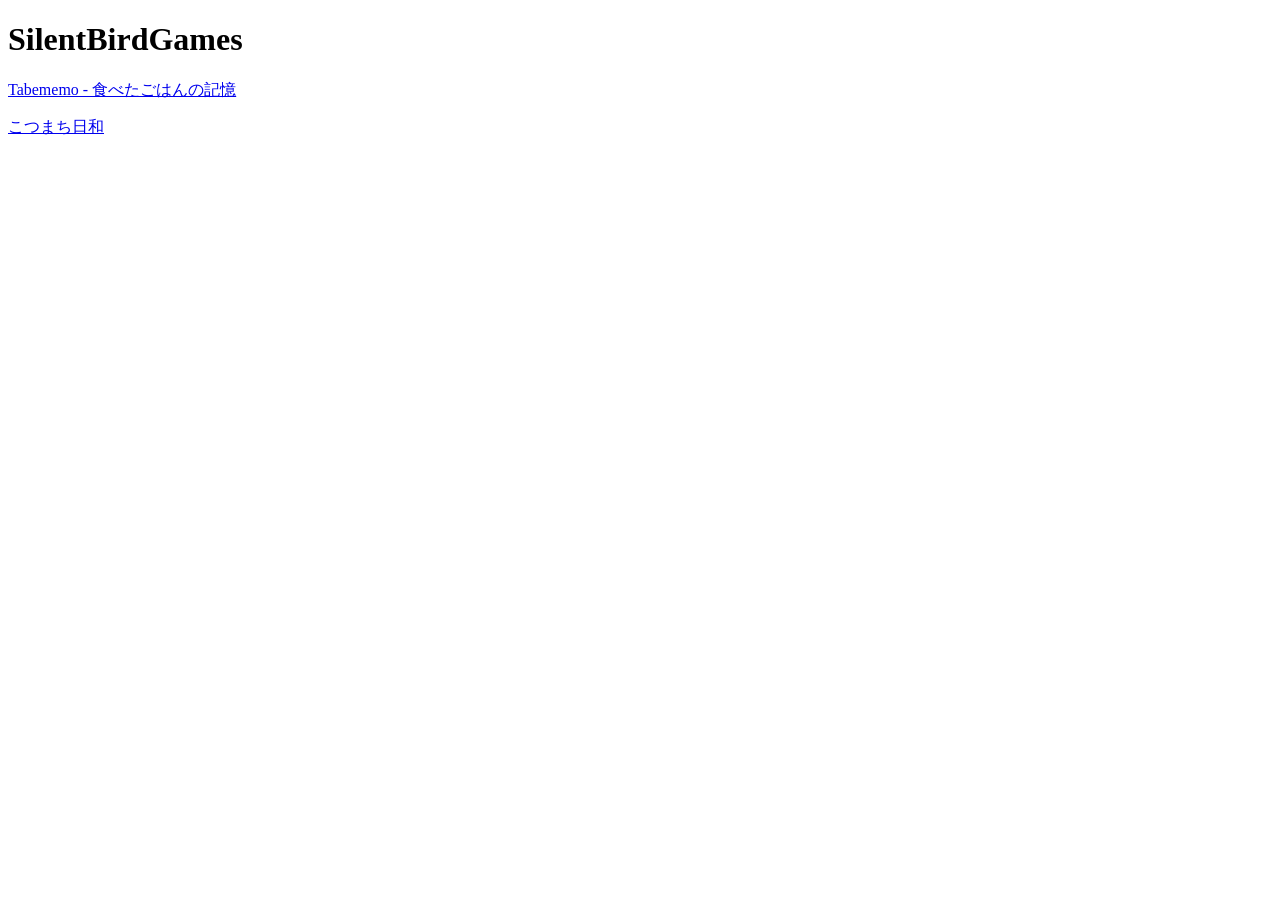
<file: index.html>
<!doctype html>
<html lang="ja">
  <head>
    <meta charset="utf-8">
    <meta name="viewport" content="width=device-width, initial-scale=1">
    <title>SilentBirdGames</title>
  </head>
  <body>
    <main>
      <h1>SilentBirdGames</h1>
      <p><a href="/new-tabememo/">Tabememo - 食べたごはんの記憶</a></p>
      <p><a href="/kotsumachi/">こつまち日和</a></p>
    </main>
  </body>
</html>
</file>
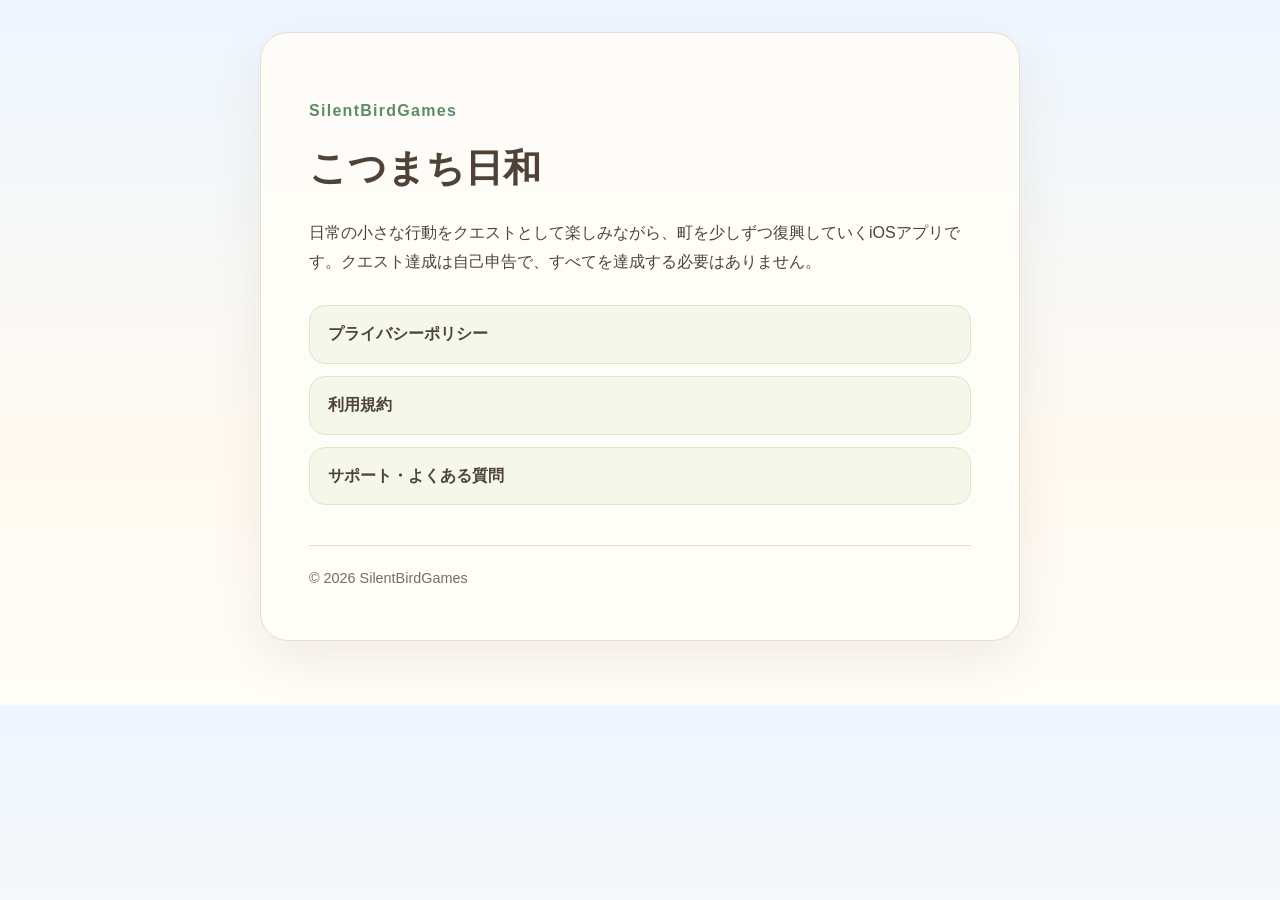
<file: kotsumachi/index.html>
<!doctype html>
<html lang="ja">
<head>
  <meta charset="utf-8">
  <meta name="viewport" content="width=device-width, initial-scale=1">
  <meta name="description" content="iOSアプリ『こつまち日和』公式情報">
  <title>こつまち日和 | SilentBirdGames</title>
  <link rel="stylesheet" href="/kotsumachi/style.css">
</head>
<body>
  <main>
    <p class="eyebrow">SilentBirdGames</p>
    <h1>こつまち日和</h1>
    <p>日常の小さな行動をクエストとして楽しみながら、町を少しずつ復興していくiOSアプリです。クエスト達成は自己申告で、すべてを達成する必要はありません。</p>
    <nav class="links" aria-label="アプリ情報">
      <a href="/kotsumachi/privacy/">プライバシーポリシー</a>
      <a href="/kotsumachi/terms/">利用規約</a>
      <a href="/kotsumachi/support/">サポート・よくある質問</a>
    </nav>
    <footer>© 2026 SilentBirdGames</footer>
  </main>
</body>
</html>
</file>
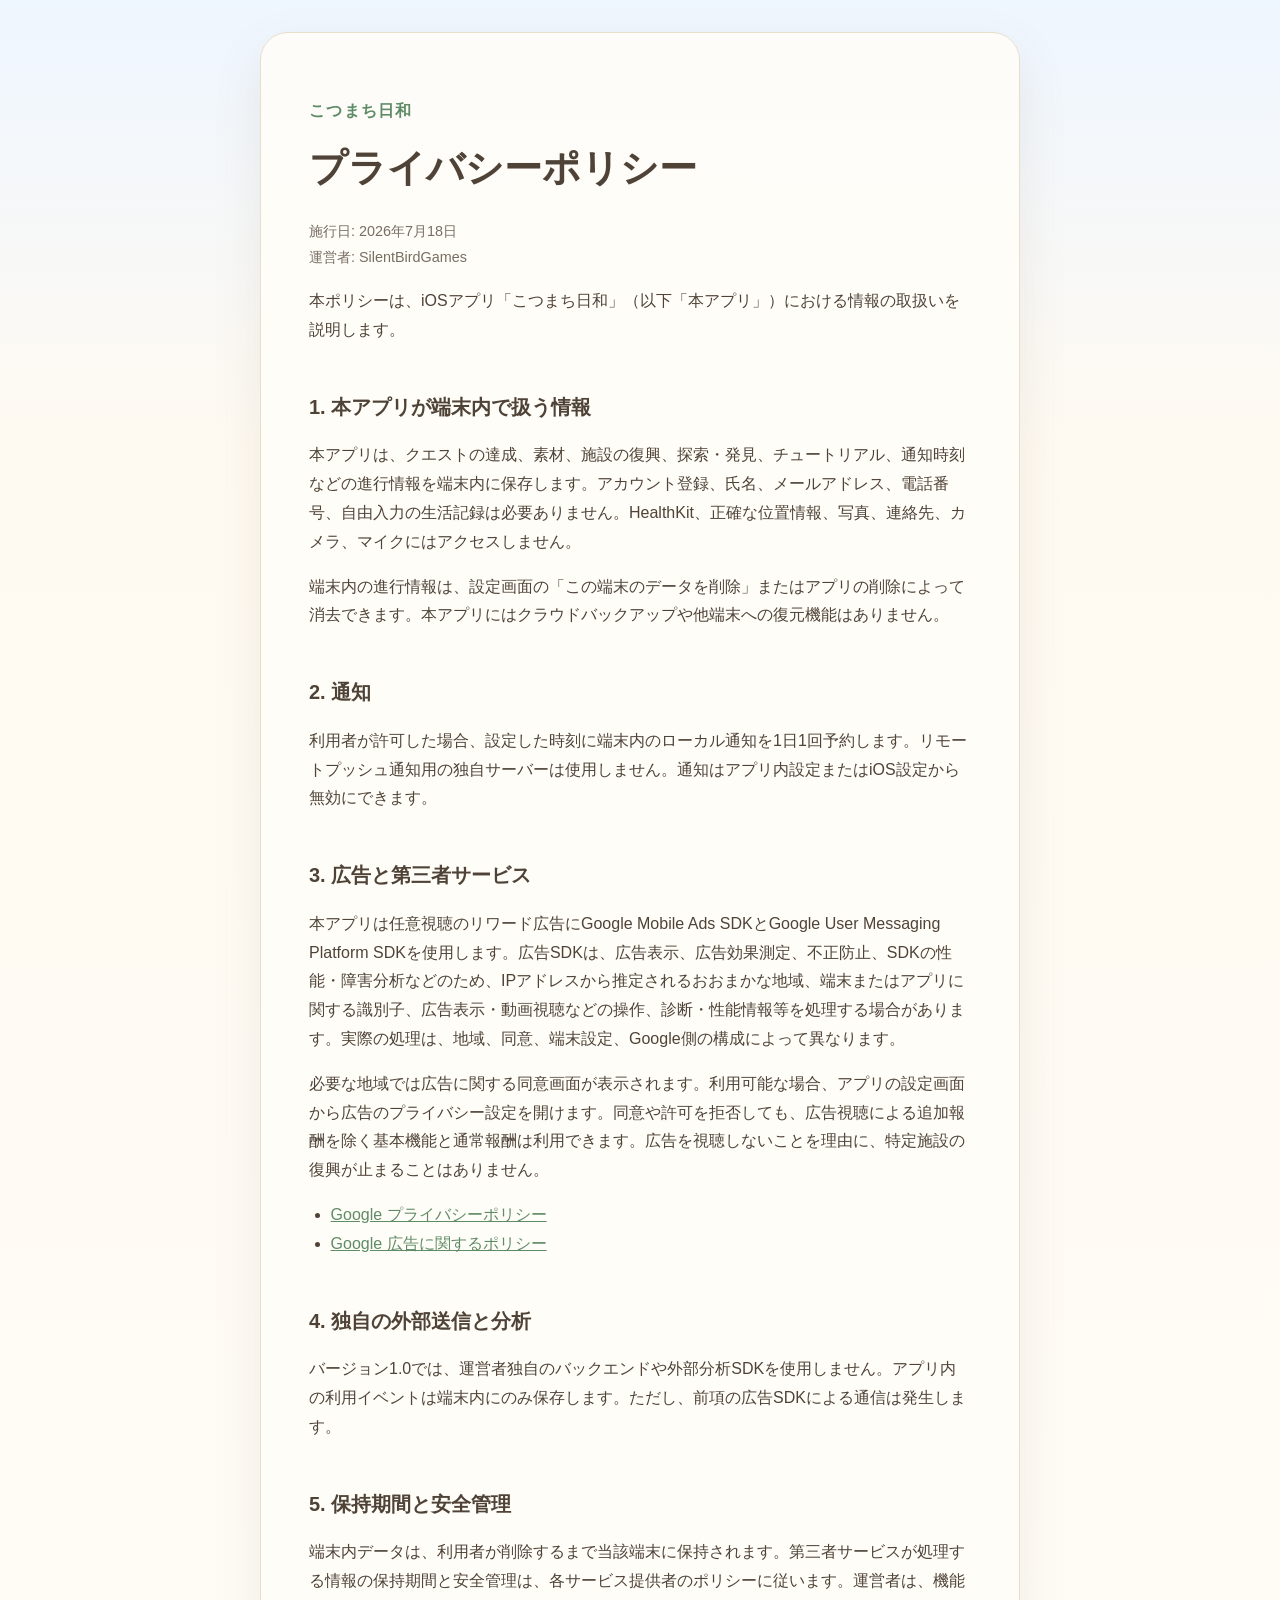
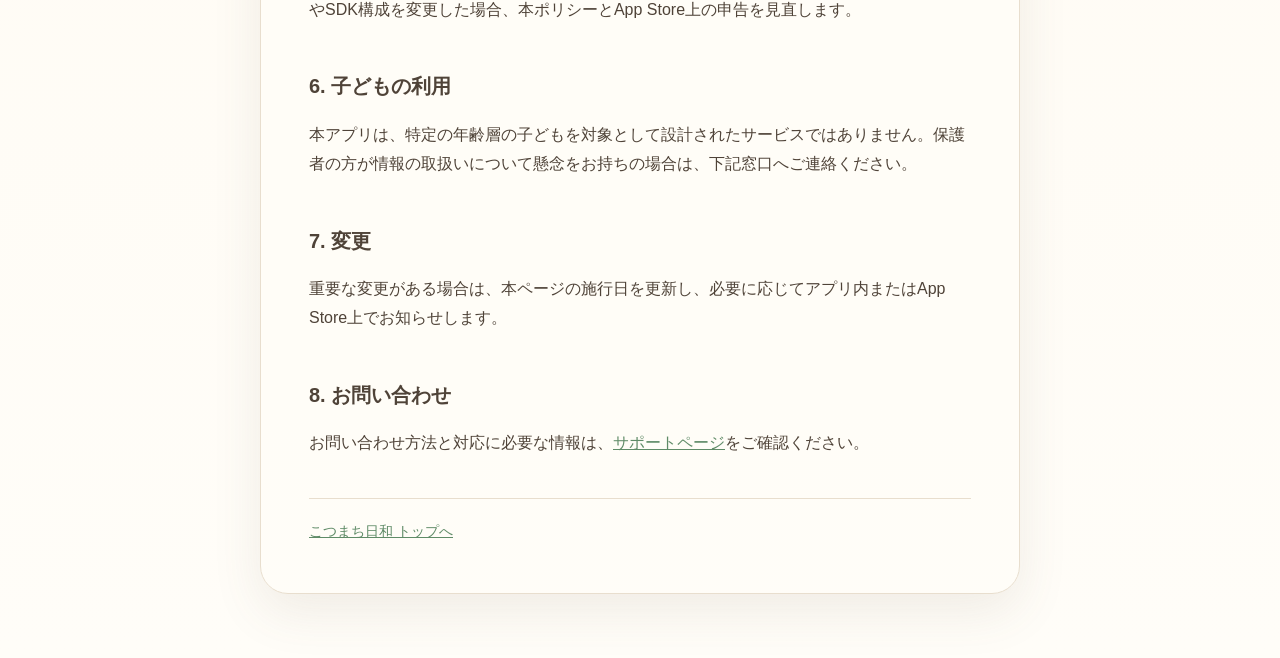
<file: kotsumachi/privacy/index.html>
<!doctype html>
<html lang="ja">
<head>
  <meta charset="utf-8">
  <meta name="viewport" content="width=device-width, initial-scale=1">
  <title>プライバシーポリシー | こつまち日和</title>
  <link rel="stylesheet" href="/kotsumachi/style.css">
</head>
<body>
  <main>
    <p class="eyebrow">こつまち日和</p>
    <h1>プライバシーポリシー</h1>
    <p class="meta">施行日: 2026年7月18日<br>運営者: SilentBirdGames</p>
    <p>本ポリシーは、iOSアプリ「こつまち日和」（以下「本アプリ」）における情報の取扱いを説明します。</p>

    <h2>1. 本アプリが端末内で扱う情報</h2>
    <p>本アプリは、クエストの達成、素材、施設の復興、探索・発見、チュートリアル、通知時刻などの進行情報を端末内に保存します。アカウント登録、氏名、メールアドレス、電話番号、自由入力の生活記録は必要ありません。HealthKit、正確な位置情報、写真、連絡先、カメラ、マイクにはアクセスしません。</p>
    <p>端末内の進行情報は、設定画面の「この端末のデータを削除」またはアプリの削除によって消去できます。本アプリにはクラウドバックアップや他端末への復元機能はありません。</p>

    <h2>2. 通知</h2>
    <p>利用者が許可した場合、設定した時刻に端末内のローカル通知を1日1回予約します。リモートプッシュ通知用の独自サーバーは使用しません。通知はアプリ内設定またはiOS設定から無効にできます。</p>

    <h2>3. 広告と第三者サービス</h2>
    <p>本アプリは任意視聴のリワード広告にGoogle Mobile Ads SDKとGoogle User Messaging Platform SDKを使用します。広告SDKは、広告表示、広告効果測定、不正防止、SDKの性能・障害分析などのため、IPアドレスから推定されるおおまかな地域、端末またはアプリに関する識別子、広告表示・動画視聴などの操作、診断・性能情報等を処理する場合があります。実際の処理は、地域、同意、端末設定、Google側の構成によって異なります。</p>
    <p>必要な地域では広告に関する同意画面が表示されます。利用可能な場合、アプリの設定画面から広告のプライバシー設定を開けます。同意や許可を拒否しても、広告視聴による追加報酬を除く基本機能と通常報酬は利用できます。広告を視聴しないことを理由に、特定施設の復興が止まることはありません。</p>
    <ul>
      <li><a href="https://policies.google.com/privacy">Google プライバシーポリシー</a></li>
      <li><a href="https://policies.google.com/technologies/ads">Google 広告に関するポリシー</a></li>
    </ul>

    <h2>4. 独自の外部送信と分析</h2>
    <p>バージョン1.0では、運営者独自のバックエンドや外部分析SDKを使用しません。アプリ内の利用イベントは端末内にのみ保存します。ただし、前項の広告SDKによる通信は発生します。</p>

    <h2>5. 保持期間と安全管理</h2>
    <p>端末内データは、利用者が削除するまで当該端末に保持されます。第三者サービスが処理する情報の保持期間と安全管理は、各サービス提供者のポリシーに従います。運営者は、機能やSDK構成を変更した場合、本ポリシーとApp Store上の申告を見直します。</p>

    <h2>6. 子どもの利用</h2>
    <p>本アプリは、特定の年齢層の子どもを対象として設計されたサービスではありません。保護者の方が情報の取扱いについて懸念をお持ちの場合は、下記窓口へご連絡ください。</p>

    <h2>7. 変更</h2>
    <p>重要な変更がある場合は、本ページの施行日を更新し、必要に応じてアプリ内またはApp Store上でお知らせします。</p>

    <h2>8. お問い合わせ</h2>
    <p>お問い合わせ方法と対応に必要な情報は、<a href="/kotsumachi/support/">サポートページ</a>をご確認ください。</p>
    <footer><a href="/kotsumachi/">こつまち日和 トップへ</a></footer>
  </main>
</body>
</html>
</file>
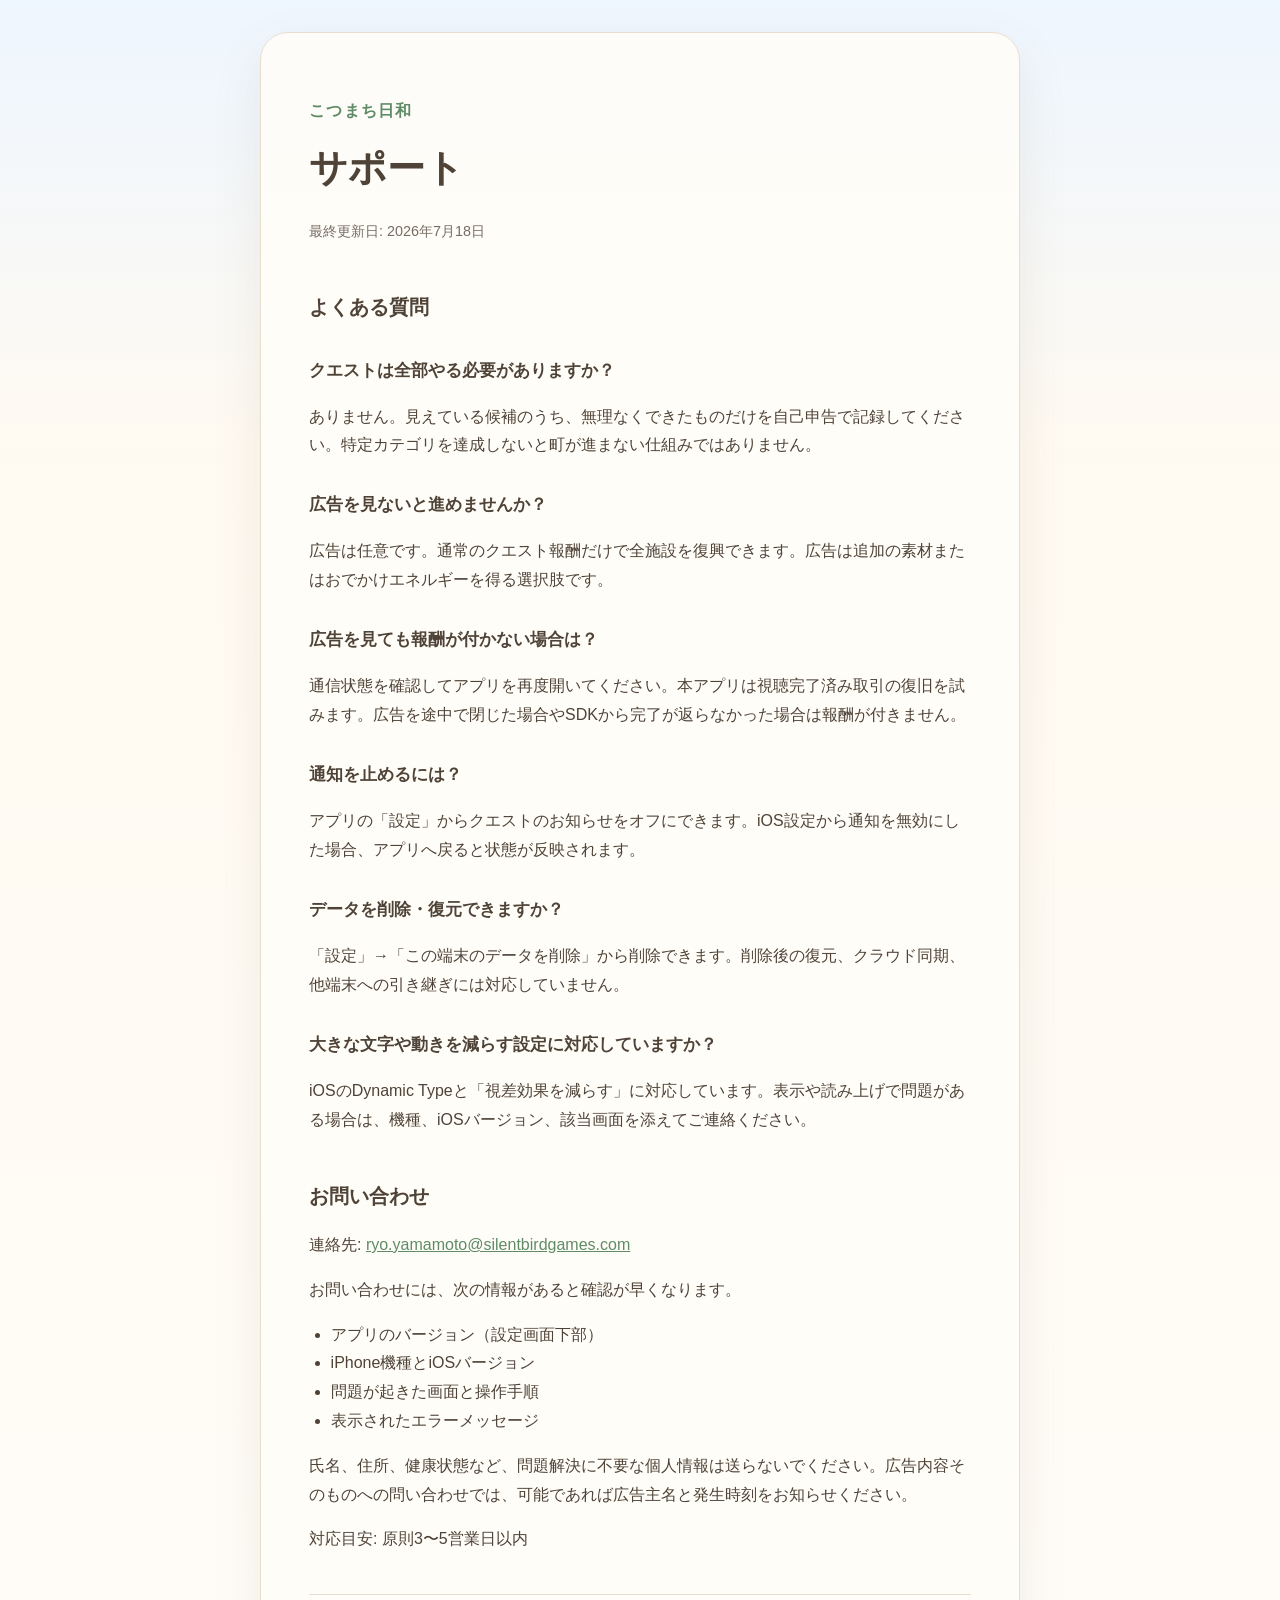
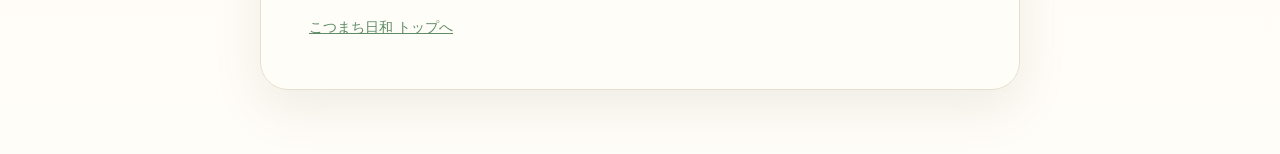
<file: kotsumachi/support/index.html>
<!doctype html>
<html lang="ja">
<head>
  <meta charset="utf-8">
  <meta name="viewport" content="width=device-width, initial-scale=1">
  <title>サポート | こつまち日和</title>
  <link rel="stylesheet" href="/kotsumachi/style.css">
</head>
<body>
  <main>
    <p class="eyebrow">こつまち日和</p>
    <h1>サポート</h1>
    <p class="meta">最終更新日: 2026年7月18日</p>

    <h2>よくある質問</h2>
    <h3>クエストは全部やる必要がありますか？</h3>
    <p>ありません。見えている候補のうち、無理なくできたものだけを自己申告で記録してください。特定カテゴリを達成しないと町が進まない仕組みではありません。</p>

    <h3>広告を見ないと進めませんか？</h3>
    <p>広告は任意です。通常のクエスト報酬だけで全施設を復興できます。広告は追加の素材またはおでかけエネルギーを得る選択肢です。</p>

    <h3>広告を見ても報酬が付かない場合は？</h3>
    <p>通信状態を確認してアプリを再度開いてください。本アプリは視聴完了済み取引の復旧を試みます。広告を途中で閉じた場合やSDKから完了が返らなかった場合は報酬が付きません。</p>

    <h3>通知を止めるには？</h3>
    <p>アプリの「設定」からクエストのお知らせをオフにできます。iOS設定から通知を無効にした場合、アプリへ戻ると状態が反映されます。</p>

    <h3>データを削除・復元できますか？</h3>
    <p>「設定」→「この端末のデータを削除」から削除できます。削除後の復元、クラウド同期、他端末への引き継ぎには対応していません。</p>

    <h3>大きな文字や動きを減らす設定に対応していますか？</h3>
    <p>iOSのDynamic Typeと「視差効果を減らす」に対応しています。表示や読み上げで問題がある場合は、機種、iOSバージョン、該当画面を添えてご連絡ください。</p>

    <h2>お問い合わせ</h2>
    <p>連絡先: <a href="mailto:ryo.yamamoto@silentbirdgames.com">ryo.yamamoto@silentbirdgames.com</a></p>
    <p>お問い合わせには、次の情報があると確認が早くなります。</p>
    <ul>
      <li>アプリのバージョン（設定画面下部）</li>
      <li>iPhone機種とiOSバージョン</li>
      <li>問題が起きた画面と操作手順</li>
      <li>表示されたエラーメッセージ</li>
    </ul>
    <p>氏名、住所、健康状態など、問題解決に不要な個人情報は送らないでください。広告内容そのものへの問い合わせでは、可能であれば広告主名と発生時刻をお知らせください。</p>
    <p>対応目安: 原則3〜5営業日以内</p>
    <footer><a href="/kotsumachi/">こつまち日和 トップへ</a></footer>
  </main>
</body>
</html>
</file>
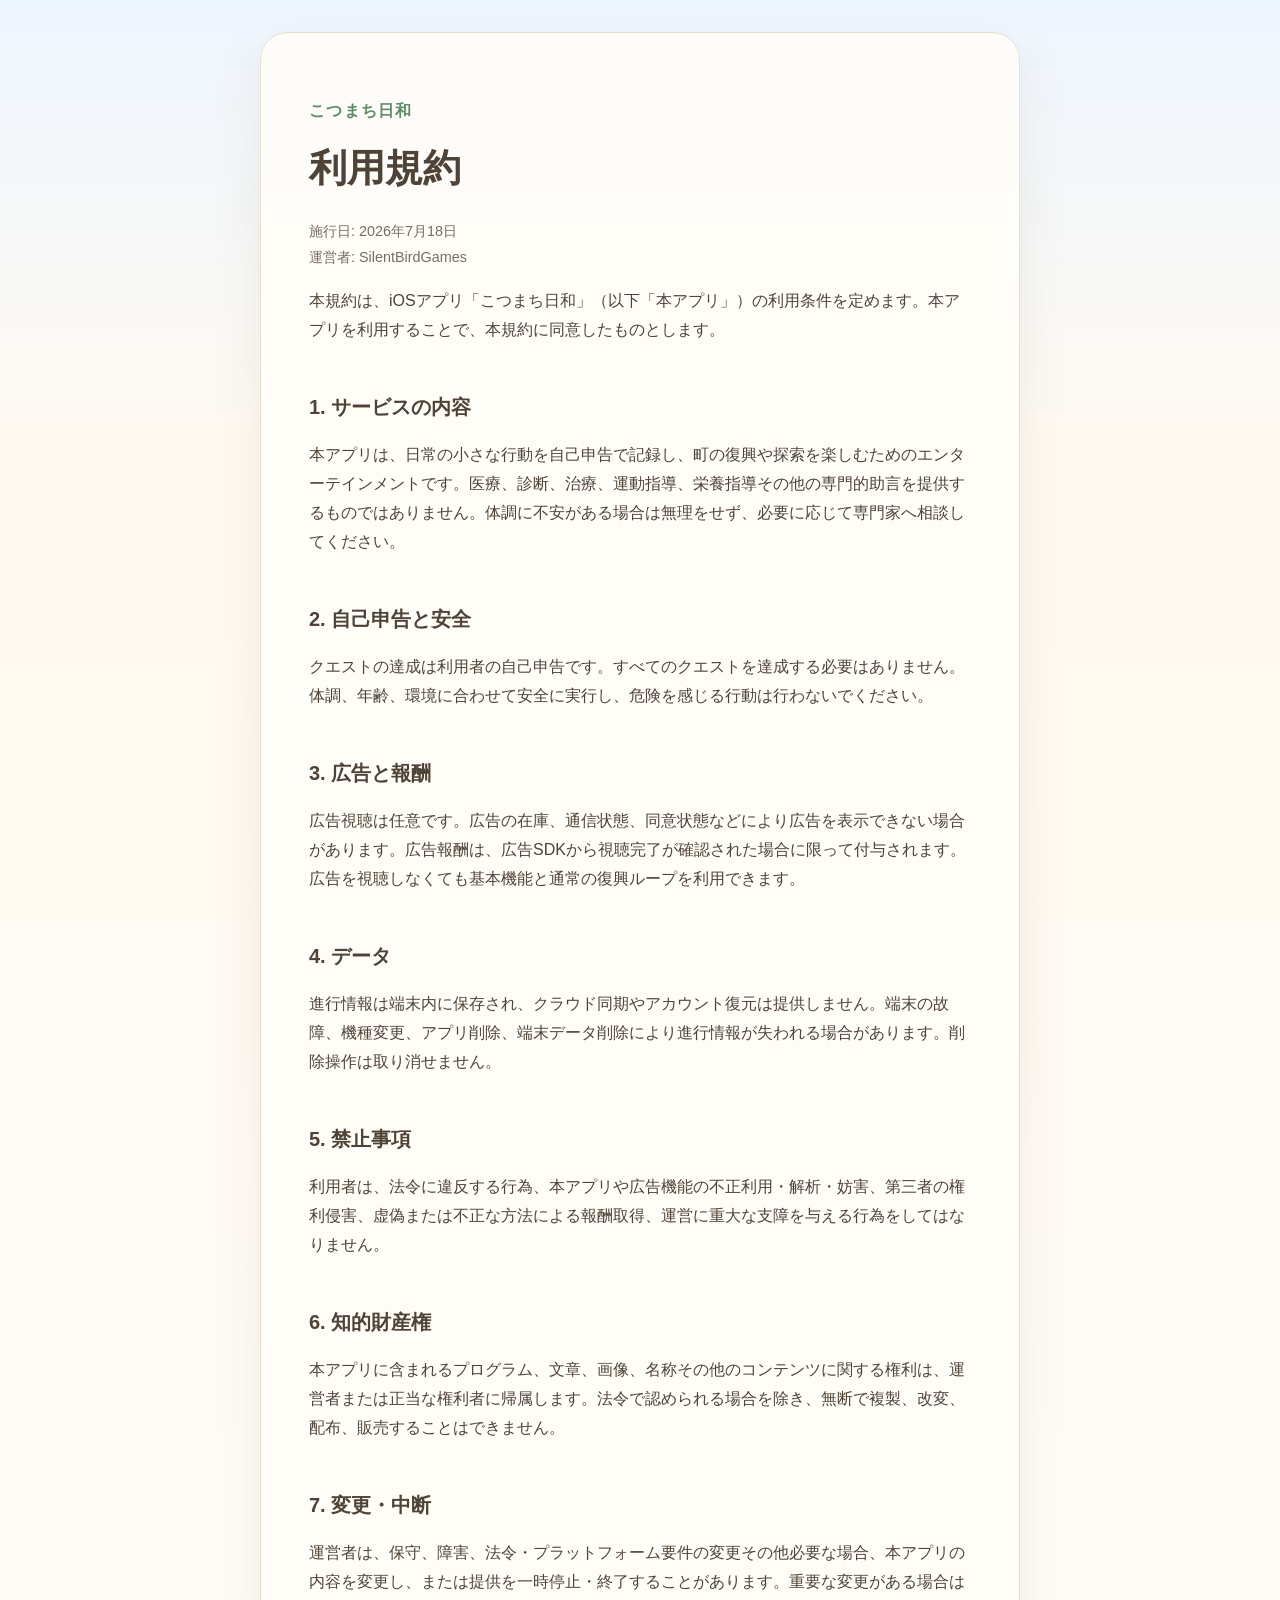
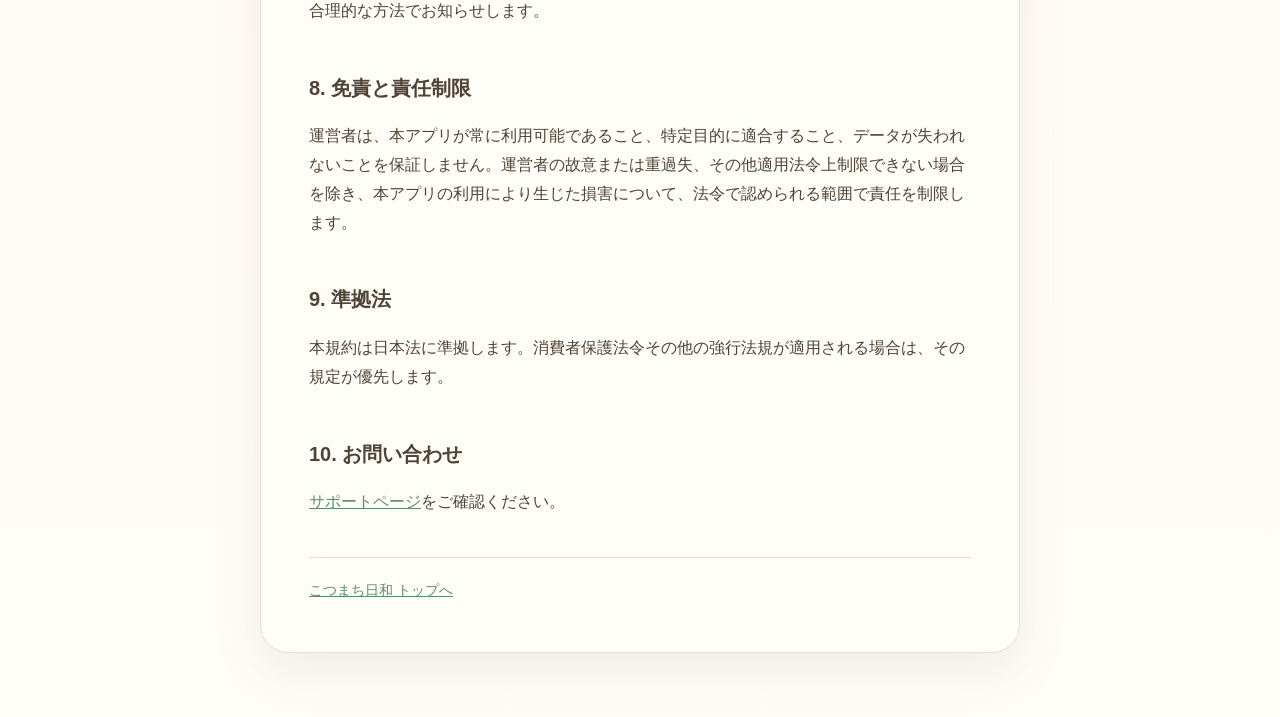
<file: kotsumachi/terms/index.html>
<!doctype html>
<html lang="ja">
<head>
  <meta charset="utf-8">
  <meta name="viewport" content="width=device-width, initial-scale=1">
  <title>利用規約 | こつまち日和</title>
  <link rel="stylesheet" href="/kotsumachi/style.css">
</head>
<body>
  <main>
    <p class="eyebrow">こつまち日和</p>
    <h1>利用規約</h1>
    <p class="meta">施行日: 2026年7月18日<br>運営者: SilentBirdGames</p>
    <p>本規約は、iOSアプリ「こつまち日和」（以下「本アプリ」）の利用条件を定めます。本アプリを利用することで、本規約に同意したものとします。</p>

    <h2>1. サービスの内容</h2>
    <p>本アプリは、日常の小さな行動を自己申告で記録し、町の復興や探索を楽しむためのエンターテインメントです。医療、診断、治療、運動指導、栄養指導その他の専門的助言を提供するものではありません。体調に不安がある場合は無理をせず、必要に応じて専門家へ相談してください。</p>

    <h2>2. 自己申告と安全</h2>
    <p>クエストの達成は利用者の自己申告です。すべてのクエストを達成する必要はありません。体調、年齢、環境に合わせて安全に実行し、危険を感じる行動は行わないでください。</p>

    <h2>3. 広告と報酬</h2>
    <p>広告視聴は任意です。広告の在庫、通信状態、同意状態などにより広告を表示できない場合があります。広告報酬は、広告SDKから視聴完了が確認された場合に限って付与されます。広告を視聴しなくても基本機能と通常の復興ループを利用できます。</p>

    <h2>4. データ</h2>
    <p>進行情報は端末内に保存され、クラウド同期やアカウント復元は提供しません。端末の故障、機種変更、アプリ削除、端末データ削除により進行情報が失われる場合があります。削除操作は取り消せません。</p>

    <h2>5. 禁止事項</h2>
    <p>利用者は、法令に違反する行為、本アプリや広告機能の不正利用・解析・妨害、第三者の権利侵害、虚偽または不正な方法による報酬取得、運営に重大な支障を与える行為をしてはなりません。</p>

    <h2>6. 知的財産権</h2>
    <p>本アプリに含まれるプログラム、文章、画像、名称その他のコンテンツに関する権利は、運営者または正当な権利者に帰属します。法令で認められる場合を除き、無断で複製、改変、配布、販売することはできません。</p>

    <h2>7. 変更・中断</h2>
    <p>運営者は、保守、障害、法令・プラットフォーム要件の変更その他必要な場合、本アプリの内容を変更し、または提供を一時停止・終了することがあります。重要な変更がある場合は合理的な方法でお知らせします。</p>

    <h2>8. 免責と責任制限</h2>
    <p>運営者は、本アプリが常に利用可能であること、特定目的に適合すること、データが失われないことを保証しません。運営者の故意または重過失、その他適用法令上制限できない場合を除き、本アプリの利用により生じた損害について、法令で認められる範囲で責任を制限します。</p>

    <h2>9. 準拠法</h2>
    <p>本規約は日本法に準拠します。消費者保護法令その他の強行法規が適用される場合は、その規定が優先します。</p>

    <h2>10. お問い合わせ</h2>
    <p><a href="/kotsumachi/support/">サポートページ</a>をご確認ください。</p>
    <footer><a href="/kotsumachi/">こつまち日和 トップへ</a></footer>
  </main>
</body>
</html>
</file>
<file: kotsumachi/style.css>
:root {
  color-scheme: light;
  --ink: #4f4338;
  --muted: #786d63;
  --accent: #5f8b67;
  --paper: #fffdf8;
  --line: #e8dece;
  --wash: #f4f7ea;
}
* { box-sizing: border-box; }
body {
  margin: 0;
  color: var(--ink);
  background: linear-gradient(180deg, #eef6ff 0, #fffaf1 28rem, #fffdf8 100%);
  font-family: -apple-system, BlinkMacSystemFont, "Hiragino Sans", "Yu Gothic", sans-serif;
  line-height: 1.8;
}
main {
  width: min(760px, calc(100% - 32px));
  margin: 32px auto 64px;
  padding: clamp(24px, 5vw, 48px);
  background: rgba(255, 253, 248, .94);
  border: 1px solid var(--line);
  border-radius: 28px;
  box-shadow: 0 18px 50px rgba(104, 91, 70, .10);
}
h1 { margin-top: 0; font-size: clamp(1.75rem, 5vw, 2.4rem); line-height: 1.35; }
h2 { margin-top: 2.2em; font-size: 1.25rem; }
h3 { margin-top: 1.8em; font-size: 1.05rem; }
a { color: var(--accent); }
ul { padding-left: 1.35rem; }
.eyebrow { color: var(--accent); font-weight: 700; letter-spacing: .08em; }
.meta, footer { color: var(--muted); font-size: .9rem; }
.links { display: grid; gap: 12px; margin-top: 28px; }
.links a {
  display: block;
  padding: 14px 18px;
  color: var(--ink);
  background: var(--wash);
  border: 1px solid #dce6c9;
  border-radius: 16px;
  text-decoration: none;
  font-weight: 700;
}
footer { margin-top: 40px; padding-top: 20px; border-top: 1px solid var(--line); }
</file>
